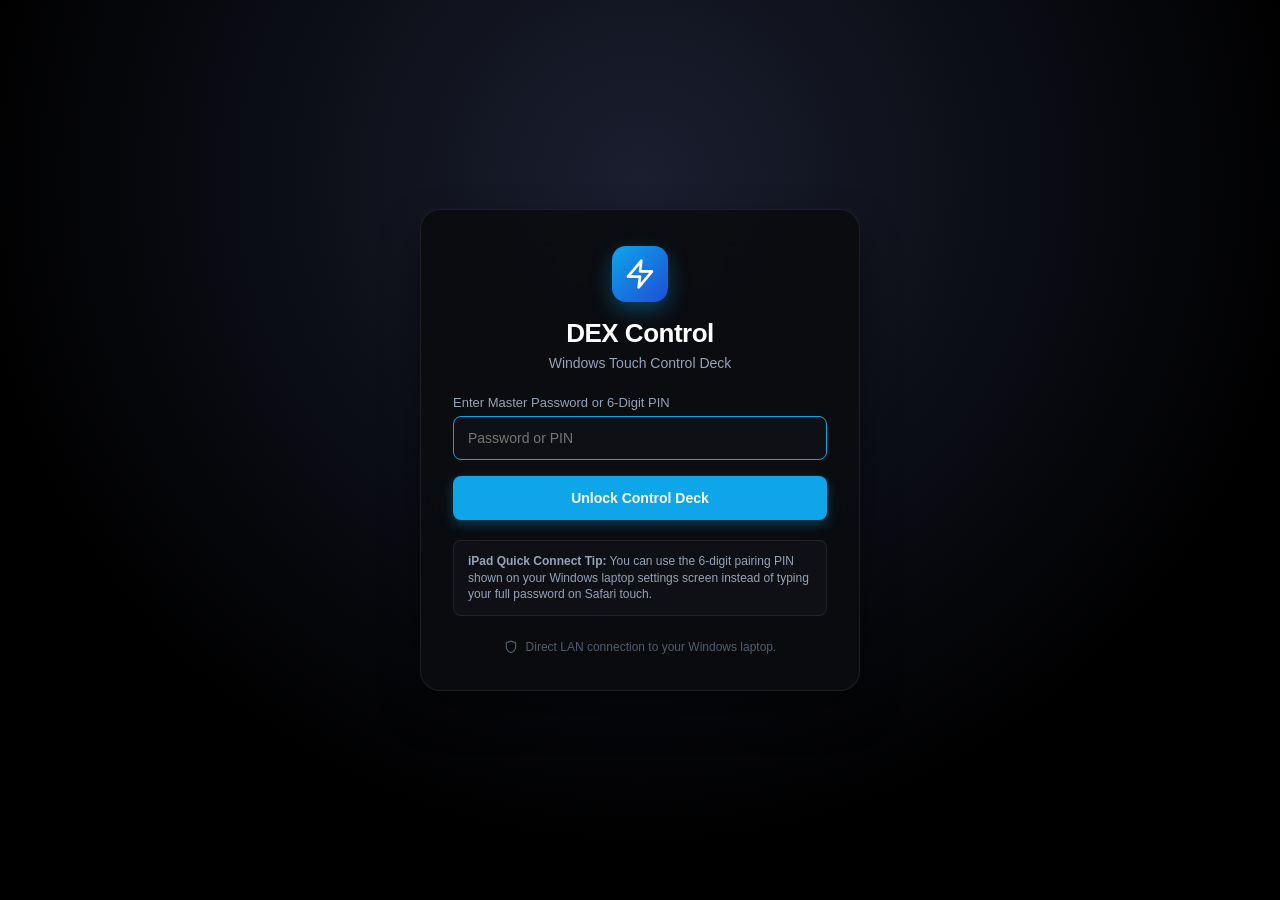
<file: templates/login.html>
<!DOCTYPE html>
<html lang="en" data-theme="dark">
<head>
    <meta charset="UTF-8">
    <meta name="viewport" content="width=device-width, initial-scale=1.0, maximum-scale=1.0, user-scalable=no">
    <title>DEX Control — Login</title>
    <link rel="stylesheet" href="/static/style.css">
</head>
<body class="auth-body">
    <div class="auth-card">
        <div class="auth-header">
            <div class="auth-logo-badge">
                <svg width="32" height="32" viewBox="0 0 24 24" fill="none" stroke="currentColor" stroke-width="2" stroke-linecap="round" stroke-linejoin="round">
                    <polygon points="13 2 3 14 12 14 11 22 21 10 12 10 13 2"></polygon>
                </svg>
            </div>
            <h1>DEX Control</h1>
            <p class="auth-subtitle">Windows Touch Control Deck</p>
        </div>

        <form id="loginForm" class="auth-form">
            <div class="form-group">
                <label for="password">Enter Master Password or 6-Digit PIN</label>
                <input type="password" id="password" name="password" placeholder="Password or PIN" required autocomplete="current-password" autofocus>
            </div>

            <div id="loginError" class="auth-error-banner" style="display: none;"></div>

            <button type="submit" id="loginBtn" class="btn-primary btn-block">
                <span>Unlock Control Deck</span>
            </button>
        </form>

        <div class="auth-tip-card">
            <p><strong>iPad Quick Connect Tip:</strong> You can use the 6-digit pairing PIN shown on your Windows laptop settings screen instead of typing your full password on Safari touch.</p>
        </div>

        <div class="auth-footer-notice">
            <svg width="14" height="14" viewBox="0 0 24 24" fill="none" stroke="currentColor" stroke-width="2" stroke-linecap="round" stroke-linejoin="round">
                <path d="M12 22s8-4 8-10V5l-8-3-8 3v7c0 6 8 10 8 10z"></path>
            </svg>
            <span>Direct LAN connection to your Windows laptop.</span>
        </div>
    </div>

    <script>
        const form = document.getElementById('loginForm');
        const errDiv = document.getElementById('loginError');
        const btn = document.getElementById('loginBtn');

        form.addEventListener('submit', async (e) => {
            e.preventDefault();
            errDiv.style.display = 'none';
            const pwd = document.getElementById('password').value;

            btn.disabled = true;
            btn.innerHTML = '<span>Verifying...</span>';

            try {
                const res = await fetch('/api/v1/auth/login', {
                    method: 'POST',
                    headers: { 'Content-Type': 'application/json' },
                    body: JSON.stringify({ password: pwd })
                });
                const data = await res.json();
                if (data.ok) {
                    window.location.href = '/';
                } else {
                    errDiv.textContent = data.message || 'Authentication failed.';
                    errDiv.style.display = 'block';
                    btn.disabled = false;
                    btn.innerHTML = '<span>Unlock Control Deck</span>';
                }
            } catch (err) {
                errDiv.textContent = 'Connection error. Check laptop network connection.';
                errDiv.style.display = 'block';
                btn.disabled = false;
                btn.innerHTML = '<span>Unlock Control Deck</span>';
            }
        });
    </script>
</body>
</html>
</file>
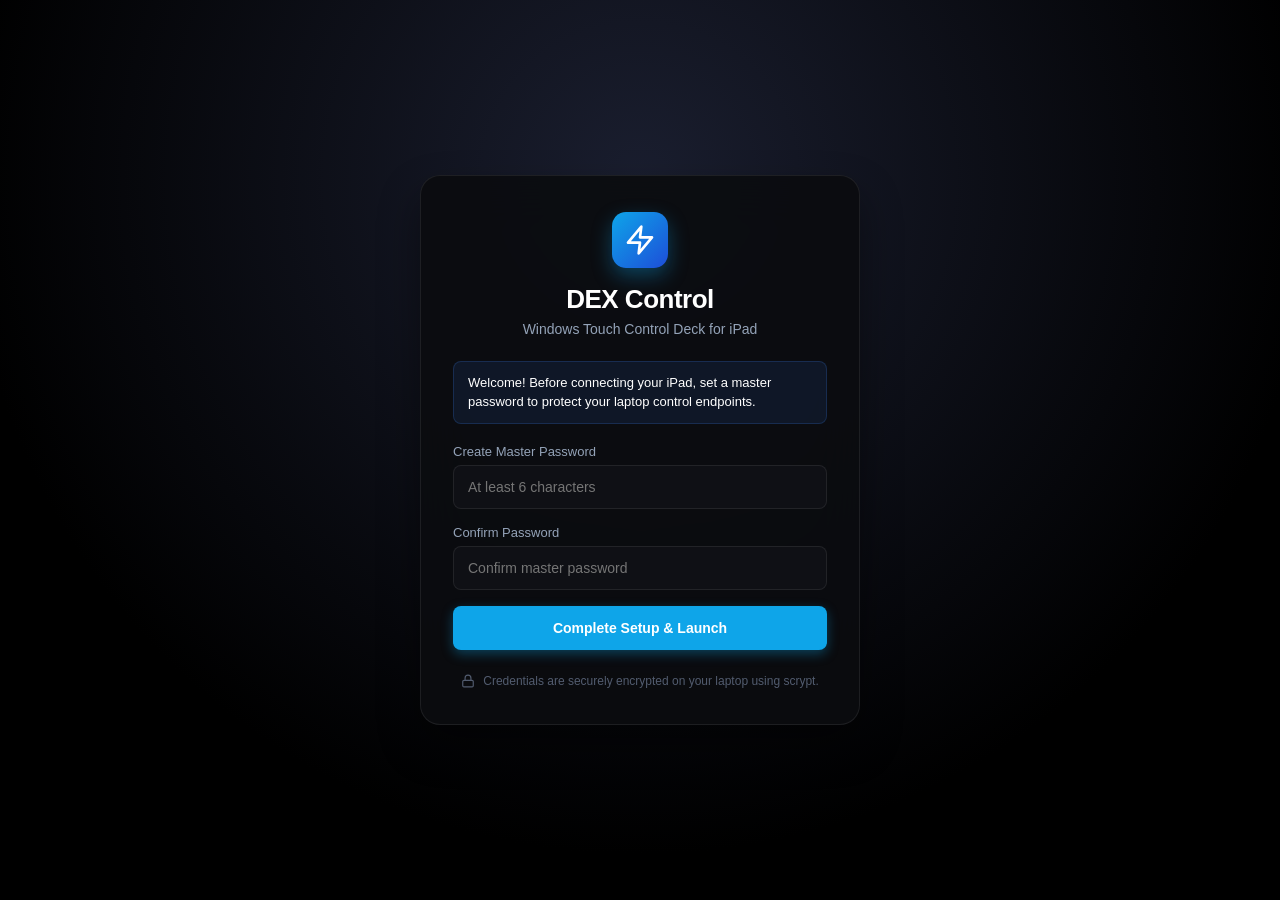
<file: templates/setup.html>
<!DOCTYPE html>
<html lang="en" data-theme="dark">
<head>
    <meta charset="UTF-8">
    <meta name="viewport" content="width=device-width, initial-scale=1.0, maximum-scale=1.0, user-scalable=no">
    <title>DEX Control — Initial Setup</title>
    <link rel="stylesheet" href="/static/style.css">
</head>
<body class="auth-body">
    <div class="auth-card">
        <div class="auth-header">
            <div class="auth-logo-badge">
                <svg width="32" height="32" viewBox="0 0 24 24" fill="none" stroke="currentColor" stroke-width="2" stroke-linecap="round" stroke-linejoin="round">
                    <polygon points="13 2 3 14 12 14 11 22 21 10 12 10 13 2"></polygon>
                </svg>
            </div>
            <h1>DEX Control</h1>
            <p class="auth-subtitle">Windows Touch Control Deck for iPad</p>
        </div>

        <div class="setup-welcome">
            <p>Welcome! Before connecting your iPad, set a master password to protect your laptop control endpoints.</p>
        </div>

        <form id="setupForm" class="auth-form">
            <div class="form-group">
                <label for="password">Create Master Password</label>
                <input type="password" id="password" name="password" placeholder="At least 6 characters" required autocomplete="new-password" minlength="6">
            </div>

            <div class="form-group">
                <label for="confirmPassword">Confirm Password</label>
                <input type="password" id="confirmPassword" name="confirmPassword" placeholder="Confirm master password" required autocomplete="new-password">
            </div>

            <div id="setupError" class="auth-error-banner" style="display: none;"></div>

            <button type="submit" id="setupBtn" class="btn-primary btn-block">
                <span>Complete Setup & Launch</span>
            </button>
        </form>

        <div class="auth-footer-notice">
            <svg width="14" height="14" viewBox="0 0 24 24" fill="none" stroke="currentColor" stroke-width="2" stroke-linecap="round" stroke-linejoin="round">
                <rect x="3" y="11" width="18" height="11" rx="2" ry="2"></rect>
                <path d="M7 11V7a5 5 0 0 1 10 0v4"></path>
            </svg>
            <span>Credentials are securely encrypted on your laptop using scrypt.</span>
        </div>
    </div>

    <script>
        const form = document.getElementById('setupForm');
        const errDiv = document.getElementById('setupError');
        const btn = document.getElementById('setupBtn');

        form.addEventListener('submit', async (e) => {
            e.preventDefault();
            errDiv.style.display = 'none';
            
            const pwd = document.getElementById('password').value;
            const confirm = document.getElementById('confirmPassword').value;

            if (pwd.length < 6) {
                errDiv.textContent = 'Password must be at least 6 characters.';
                errDiv.style.display = 'block';
                return;
            }
            if (pwd !== confirm) {
                errDiv.textContent = 'Passwords do not match.';
                errDiv.style.display = 'block';
                return;
            }

            btn.disabled = true;
            btn.innerHTML = '<span>Setting up...</span>';

            try {
                const res = await fetch('/api/v1/auth/setup', {
                    method: 'POST',
                    headers: { 'Content-Type': 'application/json' },
                    body: JSON.stringify({ password: pwd })
                });
                const data = await res.json();
                if (data.ok) {
                    window.location.href = '/';
                } else {
                    errDiv.textContent = data.message || 'Setup failed.';
                    errDiv.style.display = 'block';
                    btn.disabled = false;
                    btn.innerHTML = '<span>Complete Setup & Launch</span>';
                }
            } catch (err) {
                errDiv.textContent = 'Connection error. Please try again.';
                errDiv.style.display = 'block';
                btn.disabled = false;
                btn.innerHTML = '<span>Complete Setup & Launch</span>';
            }
        });
    </script>
</body>
</html>
</file>
<file: static/style.css>
/* ==========================================================================
   DEX CONTROL — Apple-Inspired Touch Stream Deck Design System
   ========================================================================== */

:root {
    --font-stack: -apple-system, BlinkMacSystemFont, "SF Pro Display", "SF Pro Text", "Segoe UI", Roboto, Helvetica, Arial, sans-serif;
    
    /* True OLED Pitch Black Theme (Default) */
    --bg-base: #000000;
    --bg-surface: #07080a;
    --bg-surface-elevated: #0f1015;
    --bg-card: rgba(11, 12, 16, 0.92);
    --bg-glass: rgba(6, 7, 10, 0.82);
    --border-color: rgba(255, 255, 255, 0.08);
    --border-subtle: rgba(255, 255, 255, 0.04);
    --border-highlight: rgba(255, 255, 255, 0.16);
    
    --text-primary: #ffffff;
    --text-secondary: #94a3b8;
    --text-muted: #525c6f;
    
    --accent: #0ea5e9;
    --accent-hover: #38bdf8;
    --accent-glow: rgba(14, 165, 233, 0.35);
    --accent-subtle: rgba(14, 165, 233, 0.12);
    
    --success: #10b981;
    --success-glow: rgba(16, 185, 129, 0.3);
    --danger: #ef4444;
    --danger-glow: rgba(239, 68, 68, 0.3);
    --warning: #f59e0b;

    --key-bg: #0b0c11;
    --key-gradient: linear-gradient(180deg, #14151e 0%, #08090d 100%);
    --key-border: rgba(255, 255, 255, 0.08);
    --key-shadow: 0 8px 24px rgba(0, 0, 0, 0.8), inset 0 1px 0 rgba(255, 255, 255, 0.12), inset 0 -1px 0 rgba(0, 0, 0, 0.9);
    --key-active: #181a24;
    
    --radius-sm: 8px;
    --radius-md: 14px;
    --radius-lg: 20px;
    --radius-xl: 28px;
    
    --header-height: 64px;
    --nav-width: 90px;
}

[data-theme="light"] {
    --bg-base: #f4f5f9;
    --bg-surface: #ffffff;
    --bg-surface-elevated: #e9ebf2;
    --bg-card: rgba(255, 255, 255, 0.85);
    --bg-glass: rgba(255, 255, 255, 0.75);
    --border-color: rgba(0, 0, 0, 0.08);
    --border-subtle: rgba(0, 0, 0, 0.04);
    
    --text-primary: #111827;
    --text-secondary: #4b5563;
    --text-muted: #9ca3af;
    
    --accent: #2563eb;
    --accent-hover: #1d4ed8;
    --accent-glow: rgba(37, 99, 235, 0.2);

    --key-bg: #ffffff;
    --key-border: rgba(0, 0, 0, 0.08);
    --key-shadow: 0 4px 10px rgba(0, 0, 0, 0.06), inset 0 1px 0 rgba(255, 255, 255, 0.9);
    --key-active: #f0f2f8;
}

/* Base Reset */
*, *::before, *::after {
    box-sizing: border-box;
    margin: 0;
    padding: 0;
    -webkit-tap-highlight-color: transparent;
}

html, body {
    height: 100%;
    width: 100%;
    overflow: hidden;
    font-family: var(--font-stack);
    background-color: var(--bg-base);
    color: var(--text-primary);
    -webkit-font-smoothing: antialiased;
    user-select: none;
    -webkit-user-select: none;
}

/* ==================== AUTH / SETUP LAYOUT ==================== */
.auth-body {
    display: flex;
    align-items: center;
    justify-content: center;
    min-height: 100vh;
    padding: 20px;
    background: radial-gradient(circle at 50% 20%, #1a1e2f 0%, var(--bg-base) 70%);
}

.auth-card {
    width: 100%;
    max-width: 440px;
    background: var(--bg-card);
    backdrop-filter: blur(24px);
    -webkit-backdrop-filter: blur(24px);
    border: 1px solid var(--border-color);
    border-radius: var(--radius-lg);
    padding: 36px 32px;
    box-shadow: 0 20px 40px rgba(0, 0, 0, 0.4);
}

.auth-header {
    text-align: center;
    margin-bottom: 24px;
}

.auth-logo-badge {
    display: inline-flex;
    align-items: center;
    justify-content: center;
    width: 56px;
    height: 56px;
    border-radius: var(--radius-md);
    background: linear-gradient(135deg, var(--accent), #1d4ed8);
    color: #ffffff;
    box-shadow: 0 8px 20px var(--accent-glow);
    margin-bottom: 16px;
}

.auth-header h1 {
    font-size: 26px;
    font-weight: 700;
    letter-spacing: -0.5px;
    margin-bottom: 6px;
}

.auth-subtitle {
    font-size: 14px;
    color: var(--text-secondary);
}

.setup-welcome {
    background: rgba(59, 130, 246, 0.1);
    border: 1px solid rgba(59, 130, 246, 0.2);
    border-radius: var(--radius-sm);
    padding: 12px 14px;
    font-size: 13px;
    color: var(--text-primary);
    margin-bottom: 20px;
    line-height: 1.4;
}

.auth-tip-card {
    background: var(--bg-surface-elevated);
    border: 1px solid var(--border-color);
    border-radius: var(--radius-sm);
    padding: 12px 14px;
    font-size: 12px;
    color: var(--text-secondary);
    margin-top: 20px;
    line-height: 1.4;
}

.auth-footer-notice {
    display: flex;
    align-items: center;
    justify-content: center;
    gap: 8px;
    margin-top: 24px;
    font-size: 12px;
    color: var(--text-muted);
}

.auth-error-banner {
    background: rgba(239, 68, 68, 0.15);
    border: 1px solid rgba(239, 68, 68, 0.3);
    color: #fca5a5;
    padding: 10px 14px;
    border-radius: var(--radius-sm);
    font-size: 13px;
    margin-bottom: 16px;
}

/* ==================== MAIN DECK LAYOUT ==================== */
.deck-body {
    display: flex;
    flex-direction: column;
    height: 100vh;
    width: 100vw;
}

/* Top Header */
.deck-header {
    height: var(--header-height);
    background: var(--bg-glass);
    backdrop-filter: blur(20px);
    -webkit-backdrop-filter: blur(20px);
    border-bottom: 1px solid var(--border-color);
    display: flex;
    align-items: center;
    justify-content: space-between;
    padding: 0 20px;
    z-index: 100;
}

.header-left {
    display: flex;
    align-items: center;
    gap: 16px;
}

.brand {
    display: flex;
    align-items: center;
    gap: 10px;
}

.brand-icon {
    display: flex;
    align-items: center;
    justify-content: center;
    width: 36px;
    height: 36px;
    border-radius: 10px;
    background: linear-gradient(135deg, var(--accent), #1d4ed8);
    color: #ffffff;
    box-shadow: 0 4px 12px var(--accent-glow);
}

.brand-text {
    display: flex;
    flex-direction: column;
}

.brand-title {
    font-size: 16px;
    font-weight: 700;
    letter-spacing: -0.3px;
    line-height: 1.1;
}

.brand-subtitle {
    font-size: 11px;
    color: var(--text-muted);
}

/* Connection Badge */
.connection-badge {
    display: flex;
    align-items: center;
    gap: 6px;
    padding: 5px 10px;
    border-radius: 20px;
    font-size: 12px;
    font-weight: 600;
    background: var(--bg-surface-elevated);
    border: 1px solid var(--border-color);
}

.status-dot {
    width: 8px;
    height: 8px;
    border-radius: 50%;
}

.status-connected .status-dot {
    background-color: var(--success);
    box-shadow: 0 0 8px var(--success-glow);
}
.status-connected .status-label { color: var(--success); }

.status-connecting .status-dot {
    background-color: var(--warning);
    animation: blink 1.2s infinite ease-in-out;
}
.status-connecting .status-label { color: var(--warning); }

.status-disconnected .status-dot {
    background-color: var(--danger);
}
.status-disconnected .status-label { color: var(--danger); }

@keyframes blink {
    0%, 100% { opacity: 1; }
    50% { opacity: 0.3; }
}

/* Header Center & Digital Clock */
.header-center {
    display: flex;
    align-items: center;
    gap: 14px;
}

.header-clock {
    display: flex;
    align-items: center;
    gap: 8px;
    background: var(--bg-surface-elevated);
    border: 1px solid var(--border-color);
    border-radius: var(--radius-md);
    padding: 5px 12px;
    font-size: 13px;
    font-weight: 600;
    color: var(--text-primary);
    cursor: pointer;
    user-select: none;
    transition: all 0.2s cubic-bezier(0.4, 0, 0.2, 1);
    font-variant-numeric: tabular-nums;
}

.header-clock:hover {
    border-color: var(--accent);
    box-shadow: 0 0 14px var(--accent-glow);
    transform: translateY(-1px);
}

.header-clock svg {
    color: var(--accent);
    flex-shrink: 0;
}

.header-clock-sep {
    color: var(--text-muted);
    font-size: 10px;
    opacity: 0.6;
}

.header-clock-date {
    color: var(--text-secondary);
    font-size: 12px;
    font-weight: 500;
}

@media (max-width: 768px) {
    .header-clock-date,
    .header-clock-sep {
        display: none;
    }
}

/* Profile Selector in Header */
.profile-pill {
    display: flex;
    align-items: center;
    gap: 8px;
    background: var(--bg-surface-elevated);
    border: 1px solid var(--border-color);
    border-radius: var(--radius-md);
    padding: 4px 12px;
}

.pill-label {
    font-size: 12px;
    color: var(--text-muted);
}

.profile-select {
    background: transparent;
    border: none;
    color: var(--text-primary);
    font-size: 14px;
    font-weight: 600;
    outline: none;
    cursor: pointer;
}

.header-right {
    display: flex;
    align-items: center;
    gap: 12px;
}

.quick-volume-widget {
    display: flex;
    align-items: center;
    gap: 6px;
    background: var(--bg-surface-elevated);
    border: 1px solid var(--border-color);
    border-radius: var(--radius-md);
    padding: 4px 8px;
}

.quick-vol-val {
    font-size: 13px;
    font-weight: 600;
    min-width: 38px;
    text-align: right;
}

/* Deck Container */
.deck-container {
    display: flex;
    flex: 1;
    overflow: hidden;
}

/* Navigation Sidebar */
.deck-nav {
    width: var(--nav-width);
    background: var(--bg-surface);
    border-right: 1px solid var(--border-color);
    display: flex;
    flex-direction: column;
    align-items: center;
    padding: 16px 0;
    gap: 8px;
    z-index: 90;
}

.nav-tab {
    width: 64px;
    height: 60px;
    border-radius: var(--radius-md);
    background: transparent;
    border: none;
    color: var(--text-secondary);
    display: flex;
    flex-direction: column;
    align-items: center;
    justify-content: center;
    gap: 4px;
    cursor: pointer;
    transition: all 0.18s ease;
    touch-action: manipulation;
}

.nav-tab span {
    font-size: 11px;
    font-weight: 500;
}

.nav-tab:hover {
    color: var(--text-primary);
    background: var(--bg-surface-elevated);
}

.nav-tab.active {
    color: #ffffff;
    background: var(--accent);
    box-shadow: 0 4px 12px var(--accent-glow);
}

[data-theme="light"] .nav-tab.active {
    color: #ffffff;
}

/* Canvas Viewport */
.deck-canvas {
    flex: 1;
    overflow-y: auto;
    overflow-x: hidden;
    padding: 24px 28px;
    -webkit-overflow-scrolling: touch;
}

.view-page {
    display: none;
    max-width: 1200px;
    margin: 0 auto;
    animation: fadeIn 0.2s ease-out;
}

.view-page.active {
    display: block;
}

@keyframes fadeIn {
    from { opacity: 0; transform: translateY(4px); }
    to { opacity: 1; transform: translateY(0); }
}

/* Section Headings */
.section-header-row {
    display: flex;
    align-items: center;
    justify-content: space-between;
    margin-bottom: 18px;
}

.section-title {
    font-size: 22px;
    font-weight: 700;
    letter-spacing: -0.4px;
}

.section-subtitle {
    font-size: 13px;
    color: var(--text-muted);
    margin-top: 2px;
}

.section-title-sm {
    font-size: 13px;
    font-weight: 600;
    text-transform: uppercase;
    letter-spacing: 0.5px;
    color: var(--text-muted);
}

/* ==================== STREAM DECK GRID & BUTTONS ==================== */
.stream-deck-grid {
    display: grid;
    grid-template-columns: repeat(auto-fill, minmax(136px, 1fr));
    gap: 16px;
    margin-bottom: 28px;
}

/* Tactile Stream Deck Key */
.deck-key {
    min-height: 105px;
    background: var(--key-gradient, var(--key-bg));
    border: 1px solid var(--key-border);
    border-radius: var(--radius-md);
    box-shadow: var(--key-shadow);
    display: flex;
    flex-direction: column;
    align-items: center;
    justify-content: center;
    padding: 14px 10px;
    gap: 8px;
    cursor: pointer;
    color: var(--text-primary);
    transition: transform 0.12s cubic-bezier(0.4, 0, 0.2, 1), box-shadow 0.15s ease, background-color 0.15s ease, border-color 0.15s ease;
    touch-action: manipulation;
    position: relative;
    overflow: hidden;
}

.deck-key::before {
    content: '';
    position: absolute;
    top: 0;
    left: 0;
    right: 0;
    height: 1px;
    background: linear-gradient(90deg, transparent, rgba(255, 255, 255, 0.15), transparent);
}

.deck-key.size-2x1 {
    grid-column: span 2;
}

.deck-key:hover {
    border-color: rgba(255, 255, 255, 0.25);
    box-shadow: 0 10px 28px rgba(0, 0, 0, 0.85), 0 0 12px rgba(14, 165, 233, 0.15);
}

.deck-key:active {
    transform: scale(0.96) translateY(2px);
    background: var(--key-active);
    box-shadow: 0 2px 8px rgba(0, 0, 0, 0.5), inset 0 2px 4px rgba(0, 0, 0, 0.5);
}

.deck-key-icon {
    display: flex;
    align-items: center;
    justify-content: center;
    color: var(--text-primary);
}

.deck-key-label {
    font-size: 13px;
    font-weight: 600;
    text-align: center;
    line-height: 1.2;
    word-break: break-word;
}

/* Button Execution States */
.deck-key.is-executing {
    border-color: var(--accent);
    box-shadow: 0 0 16px var(--accent-glow);
    animation: keyPulse 0.8s infinite alternate;
}

.deck-key.is-success {
    border-color: var(--success);
    box-shadow: 0 0 16px var(--success-glow);
}

.deck-key.is-error {
    border-color: var(--danger);
    box-shadow: 0 0 16px var(--danger-glow);
}

@keyframes keyPulse {
    from { opacity: 0.8; }
    to { opacity: 1; }
}

/* Edit handles */
.key-edit-bar {
    position: absolute;
    top: 4px;
    right: 4px;
    display: flex;
    gap: 2px;
    opacity: 0.7;
}

.key-edit-icon {
    width: 20px;
    height: 20px;
    display: flex;
    align-items: center;
    justify-content: center;
    border-radius: 4px;
    background: rgba(0,0,0,0.5);
    color: #ffffff;
    font-size: 10px;
}

/* ==================== CARDS & CONTAINERS ==================== */
.card {
    background: var(--bg-card);
    backdrop-filter: blur(20px);
    -webkit-backdrop-filter: blur(20px);
    border: 1px solid var(--border-color);
    border-radius: var(--radius-lg);
    padding: 22px 24px;
    margin-bottom: 24px;
    box-shadow: 0 8px 24px rgba(0, 0, 0, 0.2);
}

.card-title-row {
    display: flex;
    align-items: center;
    justify-content: space-between;
    margin-bottom: 16px;
}

.card-title-row h3 {
    font-size: 17px;
    font-weight: 700;
}

/* ==================== HOME TOP ROW & CLOCK WIDGET ==================== */
.home-top-row {
    display: grid;
    grid-template-columns: 310px 1fr;
    gap: 18px;
    margin-bottom: 24px;
}

@media (max-width: 900px) {
    .home-top-row {
        grid-template-columns: 1fr;
    }
}

/* OLED Hero Clock Widget */
.home-clock-widget {
    margin-bottom: 0 !important;
    display: flex;
    flex-direction: column;
    justify-content: space-between;
    padding: 20px 22px;
    background: linear-gradient(145deg, rgba(14, 16, 22, 0.95) 0%, rgba(6, 7, 10, 0.98) 100%);
    border: 1px solid var(--border-color);
    box-shadow: 0 10px 30px rgba(0, 0, 0, 0.7), inset 0 1px 0 rgba(255, 255, 255, 0.08);
    cursor: pointer;
    position: relative;
    overflow: hidden;
    transition: all 0.2s cubic-bezier(0.4, 0, 0.2, 1);
}

.home-clock-widget::before {
    content: '';
    position: absolute;
    top: -50px;
    right: -50px;
    width: 140px;
    height: 140px;
    background: radial-gradient(circle, var(--accent-glow) 0%, transparent 70%);
    opacity: 0.35;
    pointer-events: none;
}

.home-clock-widget:hover {
    border-color: rgba(56, 189, 248, 0.35);
    box-shadow: 0 12px 36px rgba(0, 0, 0, 0.8), 0 0 20px var(--accent-glow);
    transform: translateY(-2px);
}

.clock-widget-top {
    display: flex;
    align-items: center;
    justify-content: space-between;
    margin-bottom: 8px;
}

.clock-status-pill {
    display: flex;
    align-items: center;
    gap: 6px;
    padding: 3px 8px;
    background: rgba(16, 185, 129, 0.12);
    border: 1px solid rgba(16, 185, 129, 0.3);
    border-radius: 12px;
}

.status-pulse-dot {
    width: 6px;
    height: 6px;
    border-radius: 50%;
    background-color: var(--success);
    box-shadow: 0 0 8px var(--success);
    animation: livePulse 2s infinite ease-in-out;
}

@keyframes livePulse {
    0%, 100% { transform: scale(1); opacity: 1; }
    50% { transform: scale(1.3); opacity: 0.6; }
}

.status-pulse-text {
    font-size: 10px;
    font-weight: 700;
    letter-spacing: 0.6px;
    color: var(--success);
    text-transform: uppercase;
}

.clock-format-badge {
    font-size: 10px;
    font-weight: 700;
    letter-spacing: 0.5px;
    color: var(--text-muted);
    background: var(--bg-surface-elevated);
    border: 1px solid var(--border-color);
    padding: 2px 7px;
    border-radius: 8px;
    text-transform: uppercase;
}

.clock-hero-time {
    display: flex;
    align-items: baseline;
    gap: 8px;
    margin: 4px 0;
}

.clock-digits {
    font-family: ui-monospace, SFMono-Regular, "SF Mono", Menlo, Consolas, "Liberation Mono", monospace;
    font-size: 38px;
    font-weight: 800;
    letter-spacing: -1px;
    color: #ffffff;
    font-variant-numeric: tabular-nums;
    text-shadow: 0 2px 10px rgba(0, 0, 0, 0.8), 0 0 20px rgba(14, 165, 233, 0.2);
}

.clock-ampm {
    font-size: 13px;
    font-weight: 700;
    color: var(--accent);
    letter-spacing: 0.5px;
}

.clock-hero-date {
    font-size: 12px;
    font-weight: 500;
    color: var(--text-secondary);
    letter-spacing: 0.2px;
}

/* Volume Strip */
.home-volume-strip {
    margin-bottom: 0 !important;
    display: flex;
    flex-direction: column;
    justify-content: space-between;
    gap: 12px;
}

.vol-label-group {
    display: flex;
    align-items: center;
    justify-content: space-between;
}

.vol-badge {
    background: var(--bg-surface-elevated);
    border: 1px solid var(--border-color);
    padding: 2px 10px;
    border-radius: 12px;
    font-size: 14px;
    font-weight: 700;
    color: var(--accent);
}

.vol-slider-row {
    display: flex;
    align-items: center;
    gap: 14px;
}

.slider-wrapper {
    flex: 1;
    display: flex;
    align-items: center;
}

/* Apple styled Range Slider */
.apple-range {
    -webkit-appearance: none;
    appearance: none;
    width: 100%;
    height: 10px;
    border-radius: 5px;
    background: var(--bg-surface-elevated);
    outline: none;
    border: 1px solid var(--border-color);
    cursor: pointer;
}

.apple-range::-webkit-slider-thumb {
    -webkit-appearance: none;
    appearance: none;
    width: 26px;
    height: 26px;
    border-radius: 50%;
    background: #ffffff;
    border: 1px solid rgba(0, 0, 0, 0.15);
    box-shadow: 0 3px 8px rgba(0, 0, 0, 0.3);
    cursor: pointer;
}

.apple-range::-moz-range-thumb {
    width: 26px;
    height: 26px;
    border-radius: 50%;
    background: #ffffff;
    border: 1px solid rgba(0, 0, 0, 0.15);
    box-shadow: 0 3px 8px rgba(0, 0, 0, 0.3);
    cursor: pointer;
}

.vol-presets-row {
    display: flex;
    gap: 10px;
}

.btn-preset {
    flex: 1;
    height: 38px;
    border-radius: var(--radius-sm);
    background: var(--bg-surface-elevated);
    border: 1px solid var(--border-color);
    color: var(--text-primary);
    font-size: 13px;
    font-weight: 600;
    cursor: pointer;
    transition: background 0.15s ease;
    touch-action: manipulation;
}

.btn-preset:active {
    background: var(--accent);
    color: #ffffff;
}

/* ==================== MEDIA CENTRE ==================== */
.now-playing-card {
    display: flex;
    flex-direction: column;
    gap: 20px;
    background: linear-gradient(135deg, rgba(30, 35, 52, 0.9), var(--bg-card));
}

.now-playing-header {
    display: flex;
    align-items: center;
    gap: 16px;
}

.media-icon-indicator {
    width: 52px;
    height: 52px;
    border-radius: var(--radius-md);
    background: linear-gradient(135deg, var(--accent), #1d4ed8);
    display: flex;
    align-items: center;
    justify-content: center;
    color: #ffffff;
    box-shadow: 0 6px 16px var(--accent-glow);
    flex-shrink: 0;
}

.now-playing-meta {
    flex: 1;
    overflow: hidden;
}

.media-source-tag {
    font-size: 11px;
    font-weight: 700;
    text-transform: uppercase;
    letter-spacing: 0.5px;
    color: var(--accent);
    display: block;
    margin-bottom: 2px;
}

.media-track-title {
    font-size: 18px;
    font-weight: 700;
    white-space: nowrap;
    overflow: hidden;
    text-overflow: ellipsis;
}

.media-track-artist {
    font-size: 14px;
    color: var(--text-secondary);
    white-space: nowrap;
    overflow: hidden;
    text-overflow: ellipsis;
}

/* Progress */
.media-progress-bar-wrap {
    display: flex;
    flex-direction: column;
    gap: 6px;
}

.time-readout {
    display: flex;
    justify-content: space-between;
    font-size: 12px;
    color: var(--text-muted);
}

.progress-track {
    height: 6px;
    border-radius: 3px;
    background: var(--bg-surface-elevated);
    overflow: hidden;
}

.progress-fill {
    height: 100%;
    background: var(--accent);
    transition: width 0.3s linear;
}

/* Transport Cluster */
.media-transport-cluster {
    display: flex;
    align-items: center;
    justify-content: center;
    gap: 20px;
    padding: 10px 0;
}

.btn-transport {
    width: 60px;
    height: 60px;
    border-radius: 50%;
    background: var(--key-bg);
    border: 1px solid var(--key-border);
    box-shadow: var(--key-shadow);
    color: var(--text-primary);
    display: flex;
    align-items: center;
    justify-content: center;
    cursor: pointer;
    transition: transform 0.12s ease, background 0.12s ease;
    touch-action: manipulation;
}

.btn-transport:active {
    transform: scale(0.92);
    background: var(--key-active);
}

.btn-transport-secondary {
    width: 48px;
    height: 48px;
}

.btn-play-hero {
    width: 76px;
    height: 76px;
    background: linear-gradient(135deg, var(--accent), #2563eb);
    color: #ffffff;
    box-shadow: 0 8px 24px var(--accent-glow);
}

.btn-play-hero:active {
    transform: scale(0.92);
}

.preset-grid {
    display: grid;
    grid-template-columns: repeat(5, 1fr);
    gap: 12px;
    margin-top: 16px;
}

.btn-preset-card {
    height: 70px;
    background: var(--key-bg);
    border: 1px solid var(--key-border);
    border-radius: var(--radius-md);
    box-shadow: var(--key-shadow);
    display: flex;
    flex-direction: column;
    align-items: center;
    justify-content: center;
    cursor: pointer;
    color: var(--text-primary);
    transition: transform 0.12s ease;
    touch-action: manipulation;
}

.btn-preset-card:active {
    transform: scale(0.95);
    border-color: var(--accent);
}

.preset-num {
    font-size: 18px;
    font-weight: 700;
}

.preset-name {
    font-size: 11px;
    color: var(--text-muted);
}

/* ==================== APPS LAUNCHER ==================== */
.apps-launcher-grid {
    display: grid;
    grid-template-columns: repeat(auto-fill, minmax(280px, 1fr));
    gap: 16px;
}

.app-card {
    background: var(--bg-card);
    border: 1px solid var(--border-color);
    border-radius: var(--radius-md);
    padding: 16px;
    display: flex;
    align-items: center;
    gap: 14px;
    cursor: pointer;
    transition: transform 0.12s ease, border-color 0.12s ease;
    touch-action: manipulation;
}

.app-card:hover {
    border-color: rgba(255, 255, 255, 0.2);
}

.app-card:active {
    transform: scale(0.97);
}

.app-card-icon {
    width: 46px;
    height: 46px;
    border-radius: 12px;
    background: var(--bg-surface-elevated);
    border: 1px solid var(--border-color);
    display: flex;
    align-items: center;
    justify-content: center;
    color: var(--text-primary);
    flex-shrink: 0;
}

.app-card-info {
    flex: 1;
    overflow: hidden;
}

.app-card-title {
    font-size: 15px;
    font-weight: 600;
    margin-bottom: 2px;
}

.app-card-desc {
    font-size: 12px;
    color: var(--text-muted);
    white-space: nowrap;
    overflow: hidden;
    text-overflow: ellipsis;
}

.app-status-badge {
    font-size: 11px;
    font-weight: 600;
    padding: 3px 8px;
    border-radius: 10px;
    margin-top: 4px;
    display: inline-block;
}

.badge-running {
    background: rgba(16, 185, 129, 0.15);
    color: var(--success);
}

.badge-installed {
    background: rgba(59, 130, 246, 0.15);
    color: var(--accent);
}

.badge-missing {
    background: rgba(239, 68, 68, 0.15);
    color: var(--danger);
}

/* ==================== MACROS ==================== */
.macros-list-container {
    display: flex;
    flex-direction: column;
    gap: 14px;
}

.macro-card {
    background: var(--bg-card);
    border: 1px solid var(--border-color);
    border-radius: var(--radius-md);
    padding: 16px 20px;
    display: flex;
    align-items: center;
    justify-content: space-between;
    gap: 16px;
}

.macro-card-left {
    display: flex;
    align-items: center;
    gap: 14px;
}

.macro-icon-wrap {
    width: 44px;
    height: 44px;
    border-radius: 12px;
    background: linear-gradient(135deg, rgba(59, 130, 246, 0.2), rgba(147, 51, 234, 0.2));
    border: 1px solid var(--border-color);
    display: flex;
    align-items: center;
    justify-content: center;
    color: var(--accent);
}

.macro-actions-cluster {
    display: flex;
    align-items: center;
    gap: 8px;
}

.macro-steps-list {
    display: flex;
    flex-direction: column;
    gap: 10px;
    margin-top: 12px;
    max-height: 280px;
    overflow-y: auto;
    padding-right: 4px;
}

.macro-step-row {
    display: flex;
    align-items: center;
    gap: 10px;
    background: var(--bg-surface-elevated);
    border: 1px solid var(--border-color);
    border-radius: var(--radius-sm);
    padding: 8px 12px;
}

.step-num {
    font-size: 12px;
    font-weight: 700;
    color: var(--text-muted);
    min-width: 20px;
}

/* ==================== PROFILES ==================== */
.profiles-cards-grid {
    display: grid;
    grid-template-columns: repeat(auto-fill, minmax(280px, 1fr));
    gap: 16px;
}

.profile-manage-card {
    background: var(--bg-card);
    border: 1px solid var(--border-color);
    border-radius: var(--radius-md);
    padding: 20px;
    display: flex;
    flex-direction: column;
    gap: 14px;
}

.profile-card-header {
    display: flex;
    align-items: center;
    justify-content: space-between;
}

.profile-card-btns {
    display: flex;
    gap: 8px;
    margin-top: auto;
}

/* ==================== SETTINGS & NETWORK ==================== */
.settings-card {
    max-width: 800px;
}

.lan-info-cluster {
    display: grid;
    grid-template-columns: 1fr 1fr;
    gap: 14px;
    margin-bottom: 20px;
}

.lan-box {
    background: var(--bg-surface-elevated);
    border: 1px solid var(--border-color);
    border-radius: var(--radius-md);
    padding: 14px;
    display: flex;
    flex-direction: column;
    gap: 6px;
}

.lan-label {
    font-size: 11px;
    color: var(--text-muted);
    text-transform: uppercase;
}

.lan-ip-display, .lan-url-display {
    font-size: 16px;
    font-weight: 700;
    color: var(--accent);
    word-break: break-all;
}

.setting-toggle-row {
    display: flex;
    align-items: center;
    justify-content: space-between;
    padding: 14px 0;
    border-top: 1px solid var(--border-subtle);
    border-bottom: 1px solid var(--border-subtle);
    margin-bottom: 20px;
}

.setting-hint {
    font-size: 13px;
    color: var(--text-muted);
    margin-top: 4px;
}

.safari-pwa-guide {
    background: var(--bg-surface-elevated);
    border: 1px solid var(--border-color);
    border-radius: var(--radius-md);
    padding: 16px;
    font-size: 13px;
    line-height: 1.6;
}

.safari-pwa-guide h4 {
    margin-bottom: 8px;
    color: var(--text-primary);
}

.safari-pwa-guide ol {
    margin-left: 20px;
    color: var(--text-secondary);
}

.safari-pwa-guide code {
    background: rgba(0,0,0,0.25);
    padding: 2px 6px;
    border-radius: 4px;
    color: var(--accent);
}

.pin-display-cluster {
    display: flex;
    align-items: center;
    gap: 16px;
    margin: 16px 0;
}

.pairing-pin-display {
    font-size: 32px;
    font-weight: 800;
    letter-spacing: 6px;
    color: var(--accent);
    background: var(--bg-surface-elevated);
    border: 1px solid var(--border-color);
    padding: 8px 20px;
    border-radius: var(--radius-md);
}

.setting-divider {
    border: none;
    border-top: 1px solid var(--border-color);
    margin: 22px 0;
}

/* Apple Switch */
.apple-switch {
    position: relative;
    display: inline-block;
    width: 52px;
    height: 30px;
}

.apple-switch input {
    opacity: 0;
    width: 0;
    height: 0;
}

.apple-switch .slider {
    position: absolute;
    cursor: pointer;
    top: 0; left: 0; right: 0; bottom: 0;
    background-color: var(--bg-surface-elevated);
    border: 1px solid var(--border-color);
    transition: .3s;
    border-radius: 30px;
}

.apple-switch .slider:before {
    position: absolute;
    content: "";
    height: 22px;
    width: 22px;
    left: 3px;
    bottom: 3px;
    background-color: white;
    transition: .3s;
    border-radius: 50%;
    box-shadow: 0 2px 5px rgba(0,0,0,0.2);
}

.apple-switch input:checked + .slider {
    background-color: var(--accent);
}

.apple-switch input:checked + .slider:before {
    transform: translateX(22px);
}

/* ==================== BUTTONS & FORMS ==================== */
.btn-primary, .btn-secondary, .btn-danger {
    height: 44px;
    min-width: 44px;
    padding: 0 18px;
    border-radius: var(--radius-sm);
    font-size: 14px;
    font-weight: 600;
    display: inline-flex;
    align-items: center;
    justify-content: center;
    gap: 8px;
    cursor: pointer;
    border: none;
    transition: all 0.15s ease;
    touch-action: manipulation;
    text-decoration: none;
}

.btn-primary {
    background: var(--accent);
    color: #ffffff;
    box-shadow: 0 4px 12px var(--accent-glow);
}
.btn-primary:active { background: var(--accent-hover); transform: scale(0.97); }

.btn-secondary {
    background: var(--bg-surface-elevated);
    border: 1px solid var(--border-color);
    color: var(--text-primary);
}
.btn-secondary:active { background: var(--key-active); transform: scale(0.97); }

.btn-danger {
    background: var(--danger);
    color: #ffffff;
    box-shadow: 0 4px 12px var(--danger-glow);
}

.btn-sm {
    height: 36px;
    padding: 0 12px;
    font-size: 13px;
}

.btn-block { width: 100%; }

.icon-btn-compact {
    width: 36px;
    height: 36px;
    border-radius: 10px;
    background: var(--bg-surface-elevated);
    border: 1px solid var(--border-color);
    color: var(--text-primary);
    display: flex;
    align-items: center;
    justify-content: center;
    cursor: pointer;
    touch-action: manipulation;
}

.btn-tactile {
    width: 44px;
    height: 44px;
    border-radius: var(--radius-sm);
    background: var(--key-bg);
    border: 1px solid var(--key-border);
    color: var(--text-primary);
    display: flex;
    align-items: center;
    justify-content: center;
    cursor: pointer;
    touch-action: manipulation;
}

.btn-icon-compact {
    background: transparent;
    border: none;
    font-size: 24px;
    color: var(--text-secondary);
    cursor: pointer;
    width: 32px;
    height: 32px;
    display: flex;
    align-items: center;
    justify-content: center;
}

/* Form inputs */
.form-group {
    display: flex;
    flex-direction: column;
    gap: 6px;
    margin-bottom: 16px;
}

.form-group label {
    font-size: 13px;
    font-weight: 500;
    color: var(--text-secondary);
}

input[type="text"], input[type="password"], select {
    height: 44px;
    background: var(--bg-surface-elevated);
    border: 1px solid var(--border-color);
    border-radius: var(--radius-sm);
    padding: 0 14px;
    font-size: 14px;
    color: var(--text-primary);
    outline: none;
    transition: border-color 0.15s ease;
}

input:focus, select:focus {
    border-color: var(--accent);
}

/* ==================== MODALS ==================== */
.modal-backdrop {
    position: fixed;
    top: 0; left: 0; right: 0; bottom: 0;
    background: rgba(0, 0, 0, 0.7);
    backdrop-filter: blur(8px);
    -webkit-backdrop-filter: blur(8px);
    display: flex;
    align-items: center;
    justify-content: center;
    padding: 20px;
    z-index: 1000;
    animation: fadeIn 0.15s ease;
}

.modal-card {
    width: 100%;
    max-width: 480px;
    background: var(--bg-surface);
    border: 1px solid var(--border-color);
    border-radius: var(--radius-lg);
    padding: 26px;
    box-shadow: 0 24px 48px rgba(0, 0, 0, 0.5);
    max-height: 90vh;
    overflow-y: auto;
}

.modal-card-wide {
    max-width: 720px;
}

.modal-header-row {
    display: flex;
    align-items: center;
    justify-content: space-between;
    margin-bottom: 18px;
}

.modal-btn-row {
    display: flex;
    align-items: center;
    justify-content: flex-end;
    gap: 12px;
    margin-top: 22px;
}

.screenshot-preview-wrap {
    width: 100%;
    max-height: 480px;
    overflow: hidden;
    border-radius: var(--radius-md);
    border: 1px solid var(--border-color);
    background: #000000;
    display: flex;
    align-items: center;
    justify-content: center;
}

.screenshot-preview-wrap img {
    max-width: 100%;
    max-height: 480px;
    object-fit: contain;
}

/* ==================== TOAST STACK ==================== */
.toast-stack {
    position: fixed;
    bottom: 24px;
    right: 24px;
    display: flex;
    flex-direction: column;
    gap: 10px;
    z-index: 2000;
    pointer-events: none;
}

.toast {
    pointer-events: auto;
    background: var(--bg-surface-elevated);
    border: 1px solid var(--border-color);
    border-radius: var(--radius-md);
    padding: 12px 18px;
    box-shadow: 0 10px 25px rgba(0, 0, 0, 0.35);
    display: flex;
    align-items: center;
    gap: 10px;
    font-size: 13px;
    font-weight: 500;
    color: var(--text-primary);
    animation: toastSlide 0.25s ease-out;
}

.toast.toast-success { border-left: 4px solid var(--success); }
.toast.toast-error { border-left: 4px solid var(--danger); }
.toast.toast-info { border-left: 4px solid var(--accent); }

@keyframes toastSlide {
    from { opacity: 0; transform: translateY(16px); }
    to { opacity: 1; transform: translateY(0); }
}

/* ==================== ACTIVITY FEED ==================== */
.activity-feed-list {
    display: flex;
    flex-direction: column;
    gap: 8px;
    max-height: 220px;
    overflow-y: auto;
}

.feed-item {
    display: flex;
    align-items: center;
    justify-content: space-between;
    padding: 8px 12px;
    border-radius: var(--radius-sm);
    background: var(--bg-surface-elevated);
    font-size: 12px;
}

.feed-item-left {
    display: flex;
    align-items: center;
    gap: 8px;
}

.feed-item-action {
    font-weight: 600;
}

.feed-item-details {
    color: var(--text-muted);
}

.feed-item-time {
    color: var(--text-muted);
    font-size: 11px;
}

.feed-empty {
    font-size: 13px;
    color: var(--text-muted);
    text-align: center;
    padding: 16px;
}

/* ==================== IPAD & SAFARI RESPONSIVENESS ==================== */
@media (max-width: 900px) {
    .deck-container {
        flex-direction: column-reverse;
    }
    .deck-nav {
        width: 100%;
        height: 64px;
        flex-direction: row;
        justify-content: space-around;
        padding: 0 10px;
        border-right: none;
        border-top: 1px solid var(--border-color);
    }
    .nav-tab {
        width: auto;
        flex: 1;
        height: 52px;
    }
    .deck-canvas {
        padding: 16px;
    }
    .stream-deck-grid {
        grid-template-columns: repeat(auto-fill, minmax(110px, 1fr));
        gap: 12px;
    }
    .deck-key {
        min-height: 90px;
    }
}

/* ==================== DEDICATED FULL CLOCK & CALENDAR PAGE ==================== */
.clock-view-page {
    max-width: 1080px;
    margin: 0 auto;
    padding-bottom: 30px;
}

.clock-page-container {
    display: flex;
    flex-direction: column;
    gap: 20px;
}

/* Toolbar */
.clock-page-toolbar {
    display: flex;
    align-items: center;
    justify-content: space-between;
    flex-wrap: wrap;
    gap: 12px;
}

.clock-toolbar-left,
.clock-toolbar-right {
    display: flex;
    align-items: center;
    gap: 10px;
}

.clock-live-pill {
    display: flex;
    align-items: center;
    gap: 8px;
    padding: 6px 12px;
    background: rgba(16, 185, 129, 0.12);
    border: 1px solid rgba(16, 185, 129, 0.3);
    border-radius: var(--radius-md);
    font-size: 11px;
    font-weight: 700;
    color: var(--success);
    letter-spacing: 0.5px;
}

/* Hero Clock Card */
.full-clock-hero-card {
    display: flex;
    flex-direction: column;
    align-items: center;
    justify-content: center;
    text-align: center;
    padding: 44px 28px;
    background: radial-gradient(circle at 50% 30%, rgba(20, 24, 36, 0.98) 0%, rgba(4, 5, 8, 0.99) 100%);
    border: 1px solid rgba(255, 255, 255, 0.1);
    box-shadow: 0 20px 60px rgba(0, 0, 0, 0.9), inset 0 1px 0 rgba(255, 255, 255, 0.15), 0 0 40px rgba(14, 165, 233, 0.08);
    border-radius: var(--radius-xl);
    position: relative;
    overflow: hidden;
}

.full-clock-backdrop-glow {
    position: absolute;
    top: 50%;
    left: 50%;
    transform: translate(-50%, -50%);
    width: 600px;
    height: 350px;
    background: radial-gradient(ellipse at center, rgba(14, 165, 233, 0.14) 0%, rgba(0, 0, 0, 0) 70%);
    pointer-events: none;
    z-index: 0;
}

/* Day of Week Banner */
.full-clock-day-banner {
    display: flex;
    align-items: center;
    gap: 16px;
    margin-bottom: 12px;
    z-index: 1;
}

.day-glow-line {
    width: 48px;
    height: 2px;
    background: linear-gradient(90deg, transparent, var(--accent));
    border-radius: 2px;
}

.day-glow-line:last-child {
    background: linear-gradient(90deg, var(--accent), transparent);
}

.full-clock-day-text {
    font-size: clamp(20px, 3.8vw, 32px);
    font-weight: 900;
    letter-spacing: 6px;
    text-transform: uppercase;
    color: var(--accent);
    text-shadow: 0 0 24px var(--accent-glow);
}

/* Time Display */
.full-clock-time-display {
    display: flex;
    align-items: baseline;
    justify-content: center;
    gap: 6px;
    margin: 10px 0 16px 0;
    z-index: 1;
    user-select: none;
    font-variant-numeric: tabular-nums;
}

.full-clock-digits {
    font-family: ui-monospace, SFMono-Regular, "SF Mono", Menlo, Consolas, "Liberation Mono", monospace;
    font-size: clamp(64px, 13vw, 120px);
    font-weight: 800;
    letter-spacing: -2px;
    line-height: 1;
    color: #ffffff;
    text-shadow: 0 6px 30px rgba(0, 0, 0, 0.9), 0 0 35px rgba(255, 255, 255, 0.25);
}

.full-clock-seconds {
    font-family: ui-monospace, SFMono-Regular, "SF Mono", Menlo, Consolas, "Liberation Mono", monospace;
    font-size: clamp(32px, 6vw, 56px);
    font-weight: 700;
    color: var(--accent);
    text-shadow: 0 0 20px var(--accent-glow);
    margin-left: 2px;
}

.full-clock-ampm {
    font-size: clamp(16px, 2.5vw, 24px);
    font-weight: 800;
    letter-spacing: 1.5px;
    color: var(--text-secondary);
    margin-left: 12px;
    background: var(--bg-surface-elevated);
    padding: 4px 10px;
    border-radius: var(--radius-sm);
    border: 1px solid var(--border-color);
}

/* Date Display */
.full-clock-date-display {
    display: flex;
    align-items: center;
    gap: 12px;
    margin-bottom: 28px;
    z-index: 1;
    color: var(--text-primary);
    font-size: clamp(15px, 2.4vw, 22px);
    font-weight: 600;
}

.full-clock-date-text {
    color: var(--text-primary);
}

.full-clock-dot-sep {
    color: var(--text-muted);
}

.full-clock-day-year {
    color: var(--text-secondary);
    font-size: clamp(13px, 1.8vw, 16px);
    font-weight: 500;
}

/* Seconds Progress Bar */
.full-clock-progress-container {
    width: 100%;
    max-width: 580px;
    z-index: 1;
}

.full-clock-progress-bar {
    width: 100%;
    height: 8px;
    background: rgba(255, 255, 255, 0.08);
    border-radius: 4px;
    overflow: hidden;
    position: relative;
    border: 1px solid var(--border-subtle);
}

.full-clock-progress-fill {
    height: 100%;
    background: linear-gradient(90deg, #0284c7, var(--accent), #38bdf8);
    box-shadow: 0 0 12px var(--accent);
    border-radius: 4px;
    transition: width 0.25s linear;
}

.full-clock-progress-labels {
    display: flex;
    align-items: center;
    justify-content: space-between;
    margin-top: 8px;
    font-size: 11px;
    font-weight: 600;
    color: var(--text-muted);
    font-family: ui-monospace, SFMono-Regular, "SF Mono", monospace;
}

/* Lower Info Grid */
.full-clock-info-grid {
    display: grid;
    grid-template-columns: repeat(3, 1fr);
    gap: 16px;
}

@media (max-width: 800px) {
    .full-clock-info-grid {
        grid-template-columns: 1fr;
    }
}

.clock-info-tile {
    display: flex;
    align-items: center;
    gap: 14px;
    padding: 16px 20px;
    margin-bottom: 0 !important;
    background: var(--bg-card);
    border: 1px solid var(--border-color);
}

.clock-info-tile .tile-icon {
    display: flex;
    align-items: center;
    justify-content: center;
    width: 42px;
    height: 42px;
    border-radius: var(--radius-sm);
    background: var(--bg-surface-elevated);
    color: var(--accent);
    border: 1px solid var(--border-color);
    flex-shrink: 0;
}

.clock-info-tile .tile-content {
    display: flex;
    flex-direction: column;
    gap: 2px;
}

.clock-info-tile .tile-label {
    font-size: 11px;
    font-weight: 600;
    color: var(--text-muted);
    text-transform: uppercase;
    letter-spacing: 0.5px;
}

.clock-info-tile .tile-value {
    font-size: 14px;
    font-weight: 700;
    color: var(--text-primary);
}

/* Nightstand Dim Mode */
body.clock-nightstand-dim {
    filter: brightness(0.35) contrast(0.95);
    transition: filter 0.4s ease;
}

/* Link on Home Clock Widget */
.clock-widget-footer {
    margin-top: 6px;
}

.clock-open-link {
    font-size: 11px;
    font-weight: 600;
    color: var(--accent);
    transition: color 0.15s ease;
}

.home-clock-widget:hover .clock-open-link {
    color: var(--accent-hover);
    text-decoration: underline;
}
</file>
